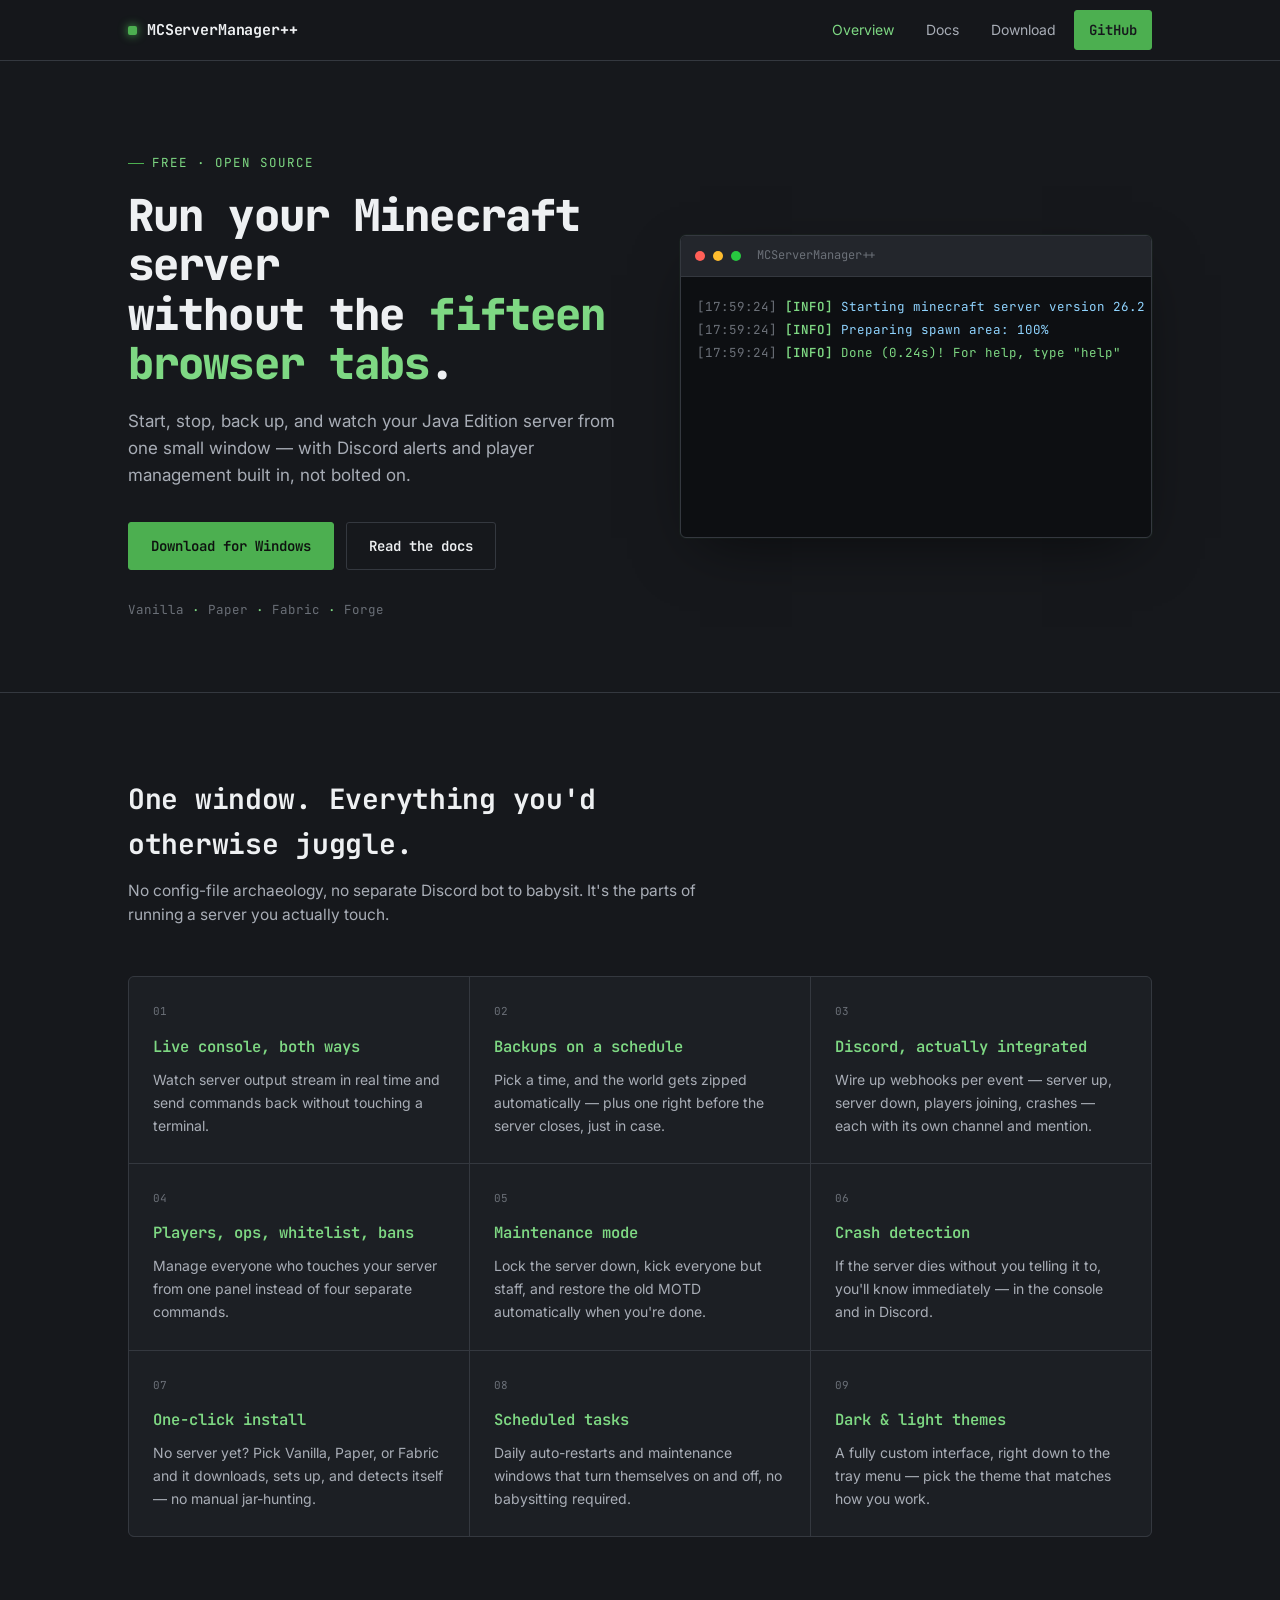
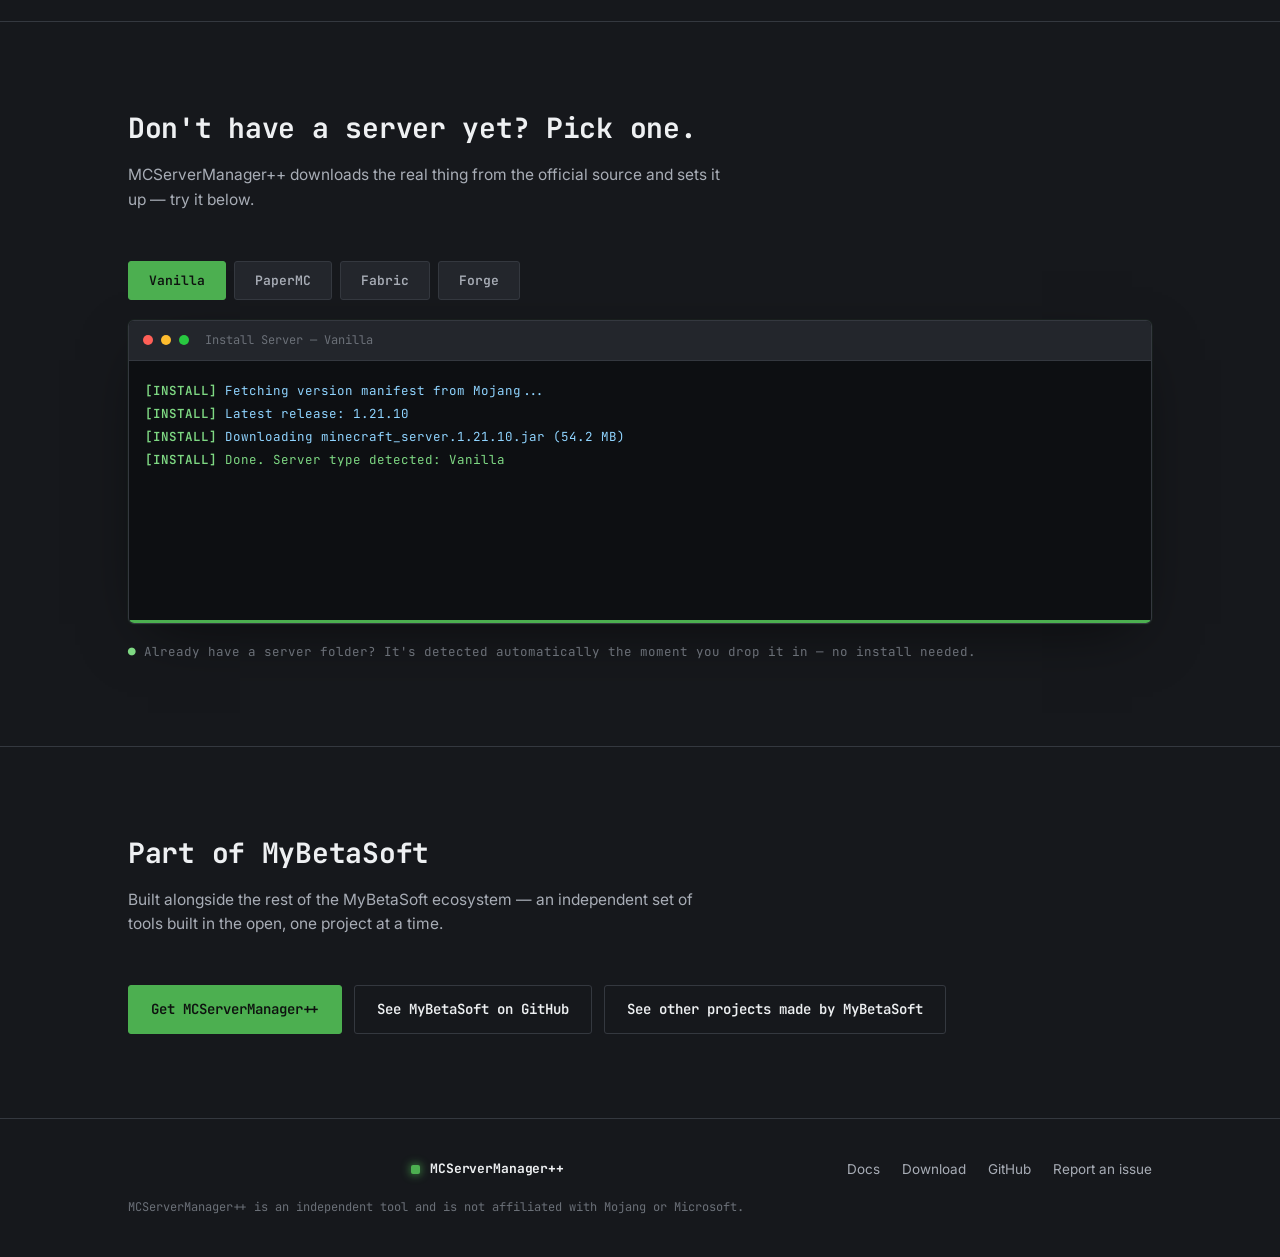
<file: docs/index.html>
<!DOCTYPE html>
<html lang="en">
<head>
<meta charset="UTF-8">
<meta name="viewport" content="width=device-width, initial-scale=1.0">
<title>MCServerManager++ — Minecraft server management, without the tab-switching</title>
<meta name="description" content="A desktop app for running your Minecraft Java server: start, stop, backups, Discord alerts, and player management in one window.">
<link rel="icon" href="assets/icon.png">
<link rel="stylesheet" href="assets/style.css">
</head>
<body>

<nav class="nav">
  <div class="nav-inner">
    <a href="index.html" class="brand"><span class="brand-dot"></span>MCServerManager++</a>
    <div class="nav-links">
      <a href="index.html" class="active">Overview</a>
      <a href="docs.html">Docs</a>
      <a href="download.html">Download</a>
      <a href="https://github.com/YvzSlmDrms54/MCServerManagerPP" class="nav-cta">GitHub</a>
    </div>
  </div>
</nav>

<header class="hero">
  <div class="wrap hero-grid">
    <div>
      <div class="eyebrow">Free &middot; Open source</div>
      <h1>Run your Minecraft server<br>without the<span class="plusplus"> fifteen browser tabs</span>.</h1>
      <p class="lead">Start, stop, back up, and watch your Java Edition server from one small window — with Discord alerts and player management built in, not bolted on.</p>
      <div class="hero-actions">
        <a href="download.html" class="btn btn-primary">Download for Windows</a>
        <a href="docs.html" class="btn btn-ghost">Read the docs</a>
      </div>
      <div class="meta-row">
        <div>Vanilla <span>&middot;</span> Paper <span>&middot;</span> Fabric <span>&middot;</span> Forge</div>
      </div>
    </div>

    <div class="console" id="console">
      <div class="console-bar">
        <span class="console-dot r"></span><span class="console-dot y"></span><span class="console-dot g"></span>
        <span class="console-title">MCServerManager++</span>
      </div>
      <div class="console-body" id="consoleBody"></div>
    </div>
  </div>
</header>

<section class="pad border-b">
  <div class="wrap">
    <div class="section-head">
      <h2>One window. Everything you'd otherwise juggle.</h2>
      <p>No config-file archaeology, no separate Discord bot to babysit. It's the parts of running a server you actually touch.</p>
    </div>

    <div class="grid-features">
      <div class="feature">
        <div class="num">01</div>
        <h3>Live console, both ways</h3>
        <p>Watch server output stream in real time and send commands back without touching a terminal.</p>
      </div>
      <div class="feature">
        <div class="num">02</div>
        <h3>Backups on a schedule</h3>
        <p>Pick a time, and the world gets zipped automatically — plus one right before the server closes, just in case.</p>
      </div>
      <div class="feature">
        <div class="num">03</div>
        <h3>Discord, actually integrated</h3>
        <p>Wire up webhooks per event — server up, server down, players joining, crashes — each with its own channel and mention.</p>
      </div>
      <div class="feature">
        <div class="num">04</div>
        <h3>Players, ops, whitelist, bans</h3>
        <p>Manage everyone who touches your server from one panel instead of four separate commands.</p>
      </div>
      <div class="feature">
        <div class="num">05</div>
        <h3>Maintenance mode</h3>
        <p>Lock the server down, kick everyone but staff, and restore the old MOTD automatically when you're done.</p>
      </div>
      <div class="feature">
        <div class="num">06</div>
        <h3>Crash detection</h3>
        <p>If the server dies without you telling it to, you'll know immediately — in the console and in Discord.</p>
      </div>
      <div class="feature">
        <div class="num">07</div>
        <h3>One-click install</h3>
        <p>No server yet? Pick Vanilla, Paper, or Fabric and it downloads, sets up, and detects itself — no manual jar-hunting.</p>
      </div>
      <div class="feature">
        <div class="num">08</div>
        <h3>Scheduled tasks</h3>
        <p>Daily auto-restarts and maintenance windows that turn themselves on and off, no babysitting required.</p>
      </div>
      <div class="feature">
        <div class="num">09</div>
        <h3>Dark &amp; light themes</h3>
        <p>A fully custom interface, right down to the tray menu — pick the theme that matches how you work.</p>
      </div>
    </div>
  </div>
</section>

<section class="pad border-b">
  <div class="wrap">
    <div class="section-head">
      <h2>Don't have a server yet? Pick one.</h2>
      <p>MCServerManager++ downloads the real thing from the official source and sets it up — try it below.</p>
    </div>

    <div class="installer-tabs" role="tablist">
      <button class="installer-tab active" data-platform="vanilla">Vanilla</button>
      <button class="installer-tab" data-platform="paper">PaperMC</button>
      <button class="installer-tab" data-platform="fabric">Fabric</button>
      <button class="installer-tab" data-platform="forge">Forge</button>
    </div>

    <div class="console" id="installerConsole">
      <div class="console-bar">
        <span class="console-dot r"></span><span class="console-dot y"></span><span class="console-dot g"></span>
        <span class="console-title" id="installerTitle">Install Server — Vanilla</span>
      </div>
      <div class="console-body" id="installerBody"></div>
      <div class="installer-progress"><div class="installer-progress-bar" id="installerProgress"></div></div>
    </div>

    <div class="installer-note"><span class="green">●</span> Already have a server folder? It's detected automatically the moment you drop it in — no install needed.</div>
  </div>
</section>

<section class="pad">
  <div class="wrap">
    <div class="section-head">
      <h2>Part of MyBetaSoft</h2>
      <p>Built alongside the rest of the MyBetaSoft ecosystem — an independent set of tools built in the open, one project at a time.</p>
    </div>
    <div class="hero-actions">
      <a href="download.html" class="btn btn-primary">Get MCServerManager++</a>
      <a href="https://github.com/MyBetaSoft" class="btn btn-ghost">See MyBetaSoft on GitHub</a>
      <a href="https://github.com/MyBetaSoft" class="btn btn-ghost">See other projects made by MyBetaSoft<a>
    </div>
  </div>
</section>

<footer>
  <div class="wrap">
    <div class="footer-inner">
      <a href="index.html" class="brand"><span class="brand-dot"></span>MCServerManager++</a>
      <div class="footer-links">
        <a href="docs.html">Docs</a>
        <a href="download.html">Download</a>
        <a href="https://github.com/YvzSlmDrms54/MCServerManagerPP">GitHub</a>
        <a href="https://github.com/YvzSlmDrms54/MCServerManagerPP/issues">Report an issue</a>
      </div>
    </div>
    <div class="footer-note">MCServerManager++ is an independent tool and is not affiliated with Mojang or Microsoft.</div>
  </div>
</footer>

<script>
const lines = [
  { t: '17:59:24', tag: 'INFO', cls: 'info', text: 'Starting minecraft server version 26.2' },
  { t: '17:59:24', tag: 'INFO', cls: 'info', text: 'Preparing spawn area: 100%' },
  { t: '17:59:24', tag: 'INFO', cls: 'ok',   text: 'Done (0.24s)! For help, type "help"' },
  { t: '18:00:03', tag: 'BACKUP', cls: 'ok', text: 'Automatic backup completed.' },
  { t: '18:02:41', tag: 'INFO', cls: 'info', text: 'YvzSlmDrms joined the server.' },
  { t: '18:58:09', tag: 'INFO', cls: 'info', text: 'YvzSlmDrms left the server.' },
  { t: '19:01:00', tag: 'MAINT', cls: 'warn', text: 'Maintenance mode enabled.' },
];

const body = document.getElementById('consoleBody');
let i = 0;

function typeLine() {
  if (i >= lines.length) {
    const cursor = document.createElement('div');
    cursor.className = 'console-line';
    cursor.style.animationDelay = '0s';
    cursor.innerHTML = '<span class="console-cursor"></span>';
    body.appendChild(cursor);
    return;
  }
  const l = lines[i];
  const row = document.createElement('div');
  row.className = 'console-line';
  row.innerHTML = `<span class="t">[${l.t}]</span> <span class="tag">[${l.tag}]</span> <span class="${l.cls}">${l.text}</span>`;
  body.appendChild(row);
  i++;
  setTimeout(typeLine, i === 1 ? 400 : 550);
}

if (!window.matchMedia('(prefers-reduced-motion: reduce)').matches) {
  typeLine();
} else {
  lines.forEach(l => {
    const row = document.createElement('div');
    row.className = 'console-line';
    row.innerHTML = `<span class="t">[${l.t}]</span> <span class="tag">[${l.tag}]</span> <span class="${l.cls}">${l.text}</span>`;
    body.appendChild(row);
  });
}

/* ---------------- Interactive installer demo ---------------- */

const installLogs = {
  vanilla: [
    { tag: 'INSTALL', cls: 'info', text: 'Fetching version manifest from Mojang...' },
    { tag: 'INSTALL', cls: 'info', text: 'Latest release: 1.21.10' },
    { tag: 'INSTALL', cls: 'info', text: 'Downloading minecraft_server.1.21.10.jar (54.2 MB)' },
    { tag: 'INSTALL', cls: 'ok',   text: 'Done. Server type detected: Vanilla' },
  ],
  paper: [
    { tag: 'INSTALL', cls: 'info', text: 'Querying PaperMC Fill API...' },
    { tag: 'INSTALL', cls: 'info', text: 'Latest build: 1.21.10 #48 (STABLE)' },
    { tag: 'INSTALL', cls: 'info', text: 'Downloading paper-1.21.10-48.jar' },
    { tag: 'INSTALL', cls: 'ok',   text: 'Done. Server type detected: PaperMC' },
  ],
  fabric: [
    { tag: 'INSTALL', cls: 'info', text: 'Resolving Fabric loader + installer versions...' },
    { tag: 'INSTALL', cls: 'info', text: 'Loader 0.16.10 · Installer 1.0.1' },
    { tag: 'INSTALL', cls: 'info', text: 'Building server launcher jar...' },
    { tag: 'INSTALL', cls: 'ok',   text: 'Done. Server type detected: Fabric' },
  ],
  forge: [
    { tag: 'INSTALL', cls: 'info', text: 'Fetching Forge installer for 1.21.10...' },
    { tag: 'INSTALL', cls: 'info', text: 'Downloading forge-1.21.10-installer.jar' },
    { tag: 'INSTALL', cls: 'warn', text: 'Running installer with -installServer...' },
    { tag: 'INSTALL', cls: 'ok',   text: 'Done. Server type detected: Forge' },
  ],
};

const installerBody = document.getElementById('installerBody');
const installerTitle = document.getElementById('installerTitle');
const installerProgress = document.getElementById('installerProgress');
const installerTabs = document.querySelectorAll('.installer-tab');
const reduceMotion = window.matchMedia('(prefers-reduced-motion: reduce)').matches;
let installerRunId = 0;

function runInstaller(platform) {
  const runId = ++installerRunId;
  const logLines = installLogs[platform];
  const labels = { vanilla: 'Vanilla', paper: 'PaperMC', fabric: 'Fabric', forge: 'Forge' };

  installerTitle.textContent = `Install Server — ${labels[platform]}`;
  installerBody.innerHTML = '';
  installerProgress.style.width = '0%';

  if (reduceMotion) {
    logLines.forEach(l => appendInstallerLine(l));
    installerProgress.style.width = '100%';
    return;
  }

  let i = 0;
  function step() {
    if (runId !== installerRunId) return;
    if (i >= logLines.length) {
      const cursor = document.createElement('div');
      cursor.className = 'console-line';
      cursor.style.animationDelay = '0s';
      cursor.innerHTML = '<span class="console-cursor"></span>';
      installerBody.appendChild(cursor);
      return;
    }
    appendInstallerLine(logLines[i]);
    i++;
    installerProgress.style.width = `${Math.round((i / logLines.length) * 100)}%`;
    setTimeout(step, i === 1 ? 350 : 480);
  }
  step();
}

function appendInstallerLine(l) {
  const row = document.createElement('div');
  row.className = 'console-line';
  row.innerHTML = `<span class="tag">[${l.tag}]</span> <span class="${l.cls}">${l.text}</span>`;
  installerBody.appendChild(row);
}

installerTabs.forEach(tab => {
  tab.addEventListener('click', () => {
    installerTabs.forEach(t => t.classList.remove('active'));
    tab.classList.add('active');
    runInstaller(tab.dataset.platform);
  });
});

runInstaller('vanilla');
</script>

</body>
</html>
</file>
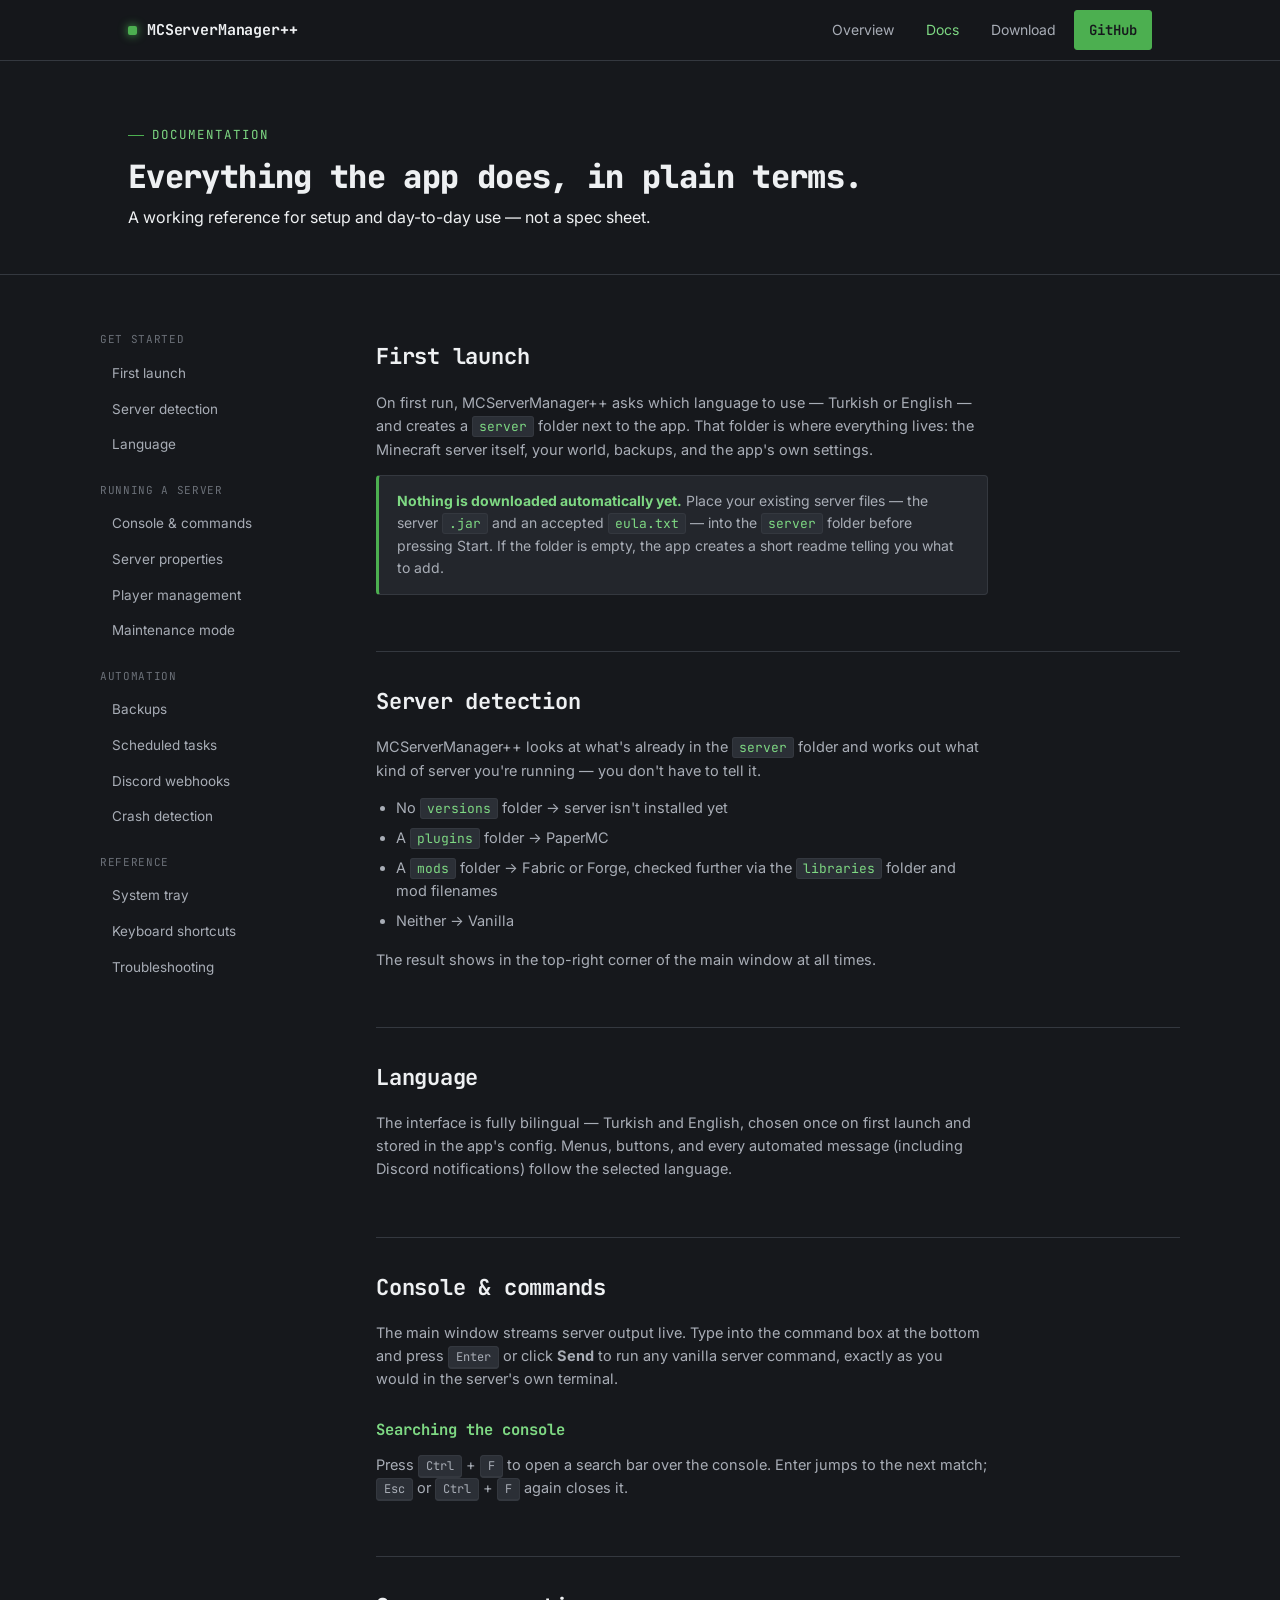
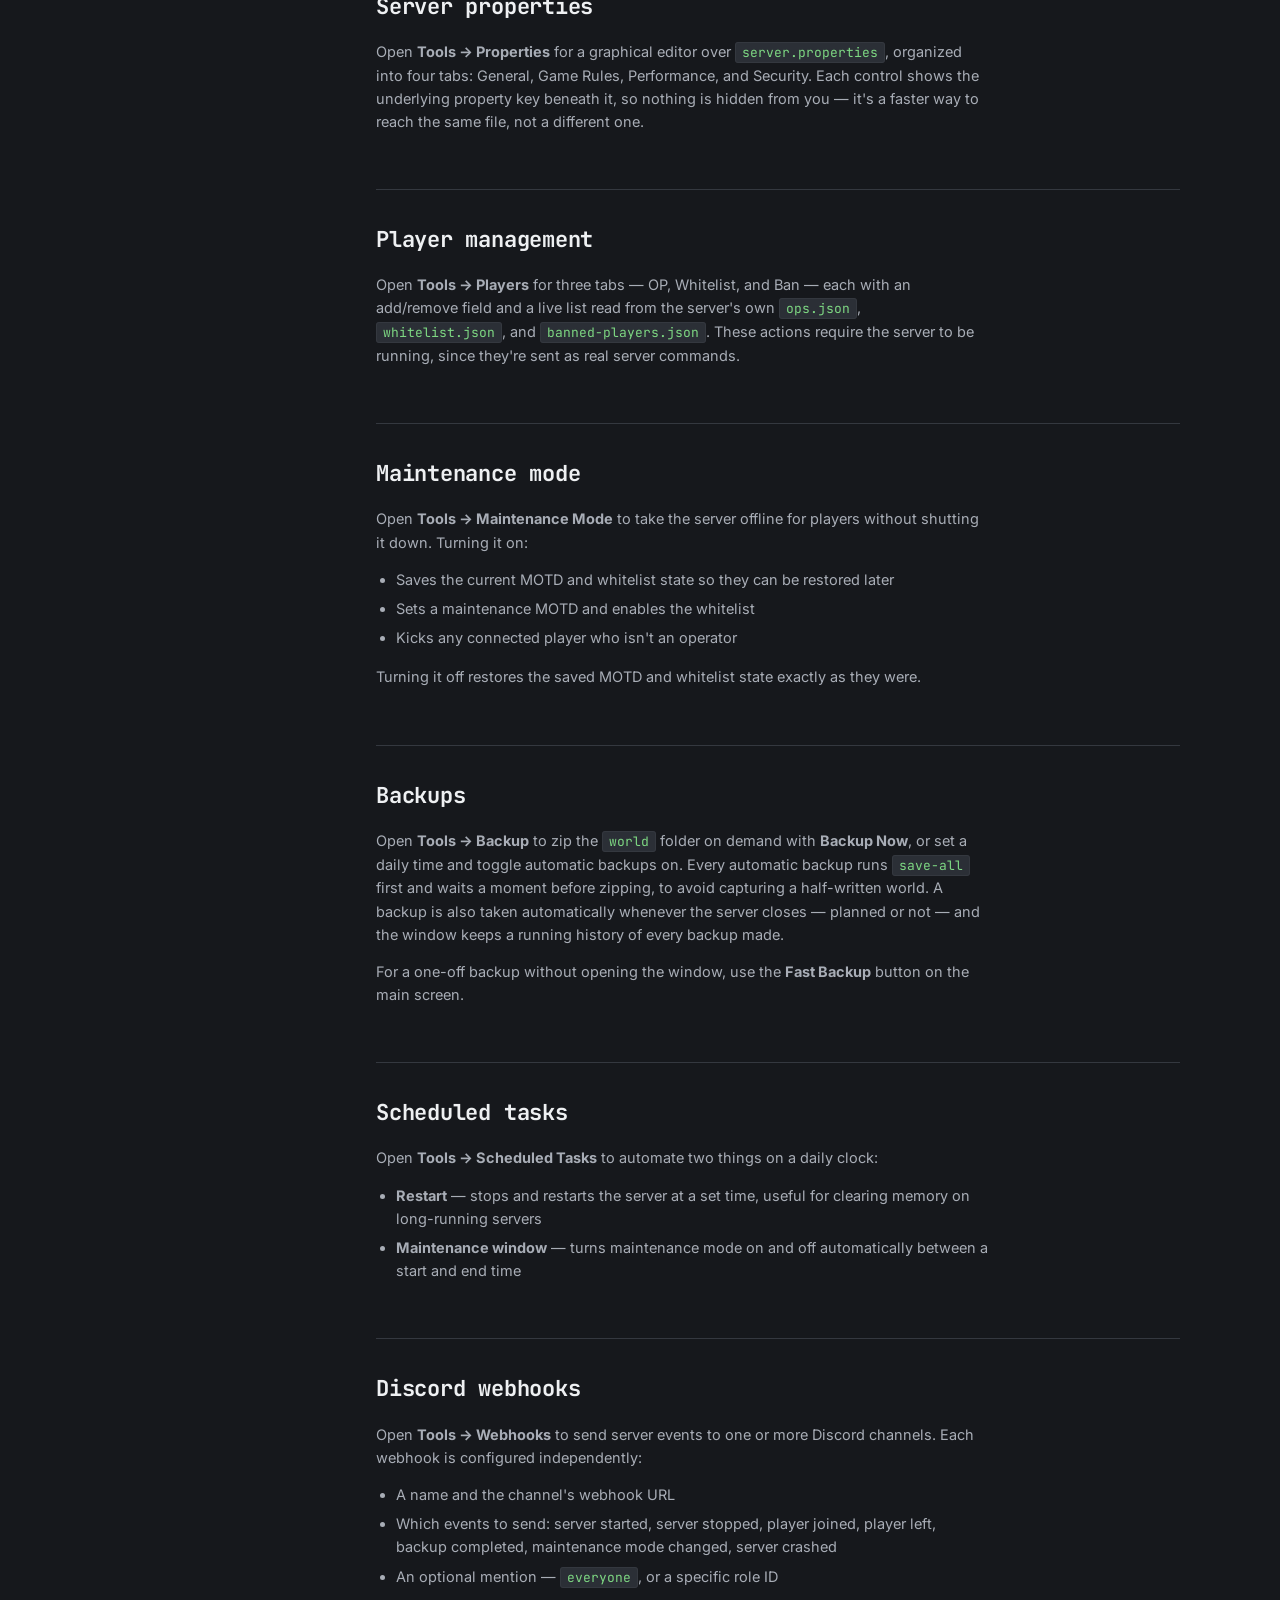
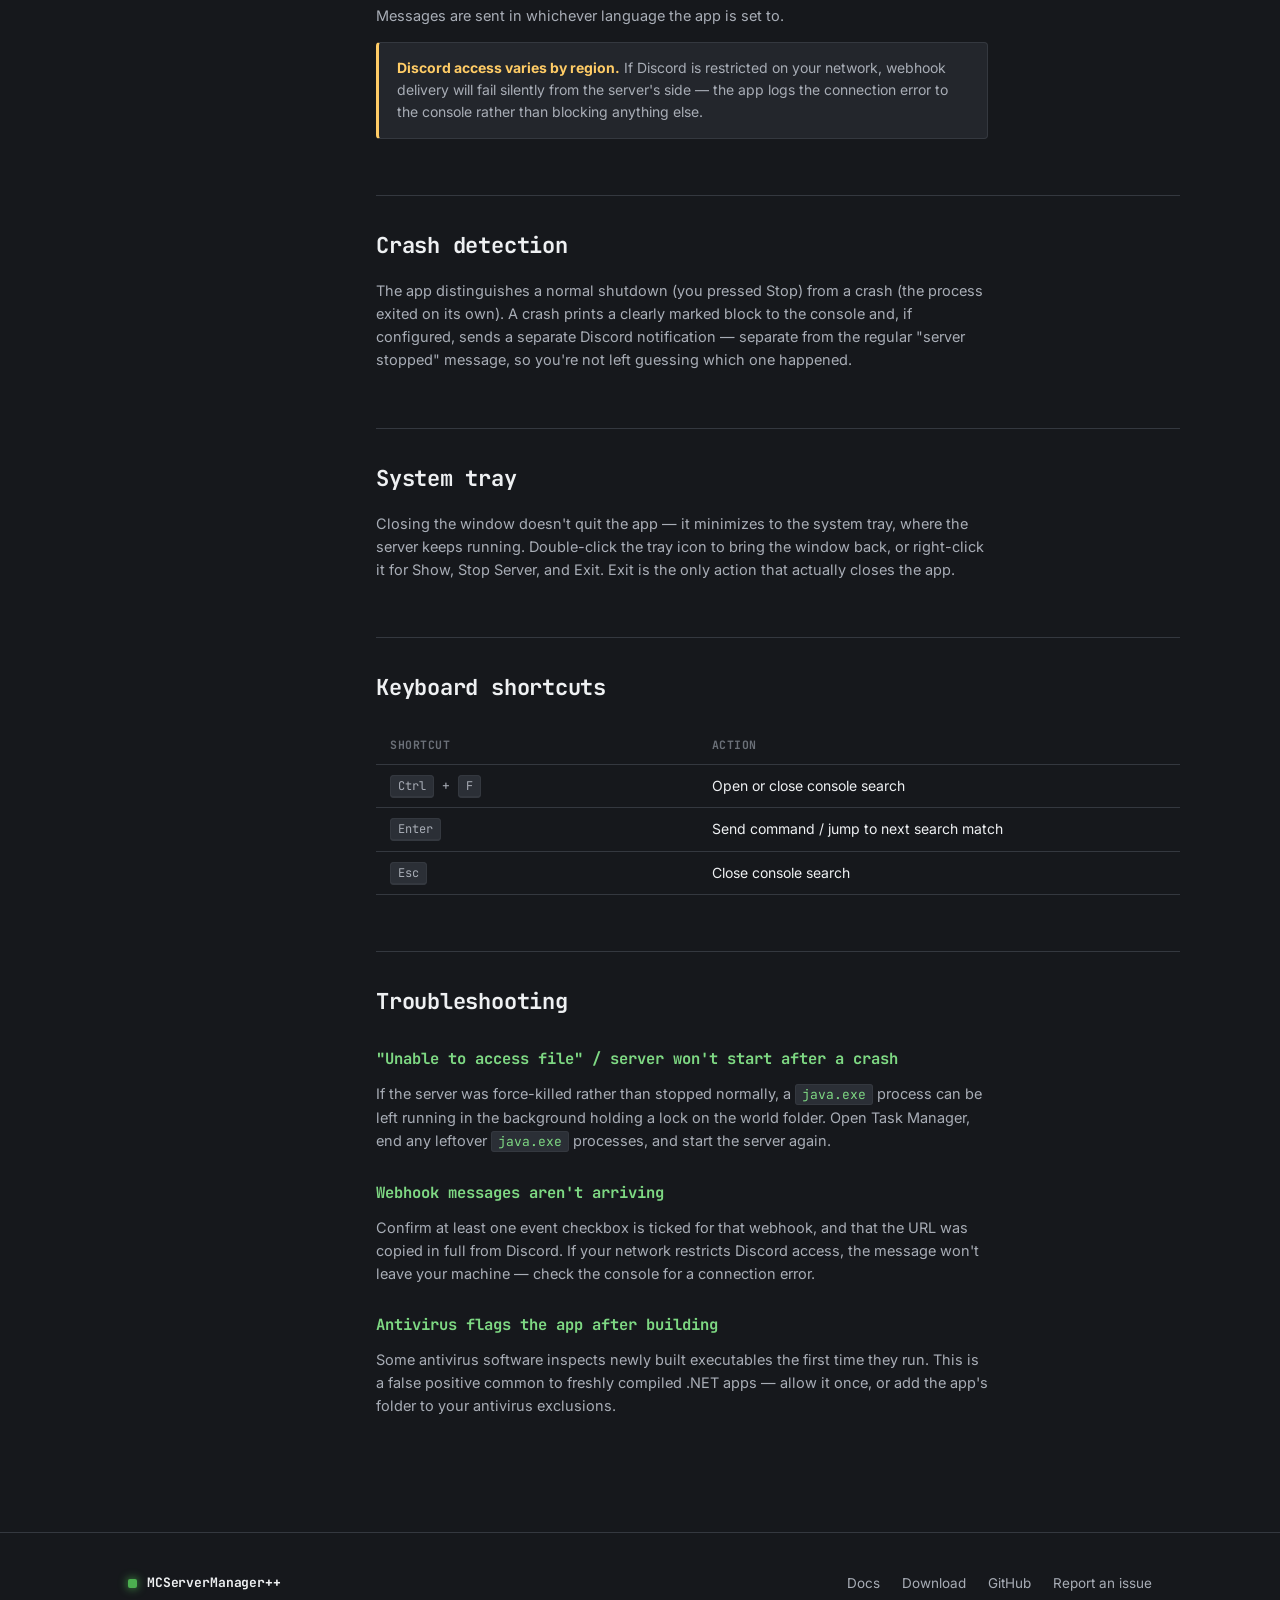
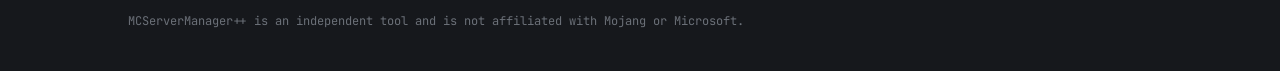
<file: docs/docs.html>
<!DOCTYPE html>
<html lang="en">
<head>
<meta charset="UTF-8">
<meta name="viewport" content="width=device-width, initial-scale=1.0">
<title>Docs — MCServerManager++</title>
<meta name="description" content="Documentation for MCServerManager++: setup, features, and troubleshooting.">
<link rel="icon" href="assets/icon.png">
<link rel="stylesheet" href="assets/style.css">
</head>
<body>

<nav class="nav">
  <div class="nav-inner">
    <a href="index.html" class="brand"><span class="brand-dot"></span>MCServerManager++</a>
    <div class="nav-links">
      <a href="index.html">Overview</a>
      <a href="docs.html" class="active">Docs</a>
      <a href="download.html">Download</a>
      <a href="https://github.com/YvzSlmDrms54/MCServerManagerPP" class="nav-cta">GitHub</a>
    </div>
  </div>
</nav>

<header class="page-head">
  <div class="wrap">
    <div class="eyebrow">Documentation</div>
    <h1>Everything the app does, in plain terms.</h1>
    <p class="lead">A working reference for setup and day-to-day use — not a spec sheet.</p>
  </div>
</header>

<div class="wrap docs-layout">
  <nav class="docs-nav">
    <div class="docs-nav-group">Get started</div>
    <a href="#setup">First launch</a>
    <a href="#server-detection">Server detection</a>
    <a href="#language">Language</a>

    <div class="docs-nav-group">Running a server</div>
    <a href="#console">Console &amp; commands</a>
    <a href="#properties">Server properties</a>
    <a href="#players">Player management</a>
    <a href="#maintenance">Maintenance mode</a>

    <div class="docs-nav-group">Automation</div>
    <a href="#backups">Backups</a>
    <a href="#scheduled">Scheduled tasks</a>
    <a href="#webhooks">Discord webhooks</a>
    <a href="#crash">Crash detection</a>

    <div class="docs-nav-group">Reference</div>
    <a href="#tray">System tray</a>
    <a href="#shortcuts">Keyboard shortcuts</a>
    <a href="#troubleshooting">Troubleshooting</a>
  </nav>

  <div class="docs-content">

    <h2 id="setup">First launch</h2>
    <p>On first run, MCServerManager++ asks which language to use — Turkish or English — and creates a <code>server</code> folder next to the app. That folder is where everything lives: the Minecraft server itself, your world, backups, and the app's own settings.</p>
    <div class="callout"><strong>Nothing is downloaded automatically yet.</strong> Place your existing server files — the server <code>.jar</code> and an accepted <code>eula.txt</code> — into the <code>server</code> folder before pressing Start. If the folder is empty, the app creates a short readme telling you what to add.</div>

    <h2 id="server-detection">Server detection</h2>
    <p>MCServerManager++ looks at what's already in the <code>server</code> folder and works out what kind of server you're running — you don't have to tell it.</p>
    <ul>
      <li>No <code>versions</code> folder → server isn't installed yet</li>
      <li>A <code>plugins</code> folder → PaperMC</li>
      <li>A <code>mods</code> folder → Fabric or Forge, checked further via the <code>libraries</code> folder and mod filenames</li>
      <li>Neither → Vanilla</li>
    </ul>
    <p>The result shows in the top-right corner of the main window at all times.</p>

    <h2 id="language">Language</h2>
    <p>The interface is fully bilingual — Turkish and English, chosen once on first launch and stored in the app's config. Menus, buttons, and every automated message (including Discord notifications) follow the selected language.</p>

    <h2 id="console">Console &amp; commands</h2>
    <p>The main window streams server output live. Type into the command box at the bottom and press <span class="kbd">Enter</span> or click <strong>Send</strong> to run any vanilla server command, exactly as you would in the server's own terminal.</p>
    <h3>Searching the console</h3>
    <p>Press <span class="kbd">Ctrl</span> + <span class="kbd">F</span> to open a search bar over the console. Enter jumps to the next match; <span class="kbd">Esc</span> or <span class="kbd">Ctrl</span> + <span class="kbd">F</span> again closes it.</p>

    <h2 id="properties">Server properties</h2>
    <p>Open <strong>Tools → Properties</strong> for a graphical editor over <code>server.properties</code>, organized into four tabs: General, Game Rules, Performance, and Security. Each control shows the underlying property key beneath it, so nothing is hidden from you — it's a faster way to reach the same file, not a different one.</p>

    <h2 id="players">Player management</h2>
    <p>Open <strong>Tools → Players</strong> for three tabs — OP, Whitelist, and Ban — each with an add/remove field and a live list read from the server's own <code>ops.json</code>, <code>whitelist.json</code>, and <code>banned-players.json</code>. These actions require the server to be running, since they're sent as real server commands.</p>

    <h2 id="maintenance">Maintenance mode</h2>
    <p>Open <strong>Tools → Maintenance Mode</strong> to take the server offline for players without shutting it down. Turning it on:</p>
    <ul>
      <li>Saves the current MOTD and whitelist state so they can be restored later</li>
      <li>Sets a maintenance MOTD and enables the whitelist</li>
      <li>Kicks any connected player who isn't an operator</li>
    </ul>
    <p>Turning it off restores the saved MOTD and whitelist state exactly as they were.</p>

    <h2 id="backups">Backups</h2>
    <p>Open <strong>Tools → Backup</strong> to zip the <code>world</code> folder on demand with <strong>Backup Now</strong>, or set a daily time and toggle automatic backups on. Every automatic backup runs <code>save-all</code> first and waits a moment before zipping, to avoid capturing a half-written world. A backup is also taken automatically whenever the server closes — planned or not — and the window keeps a running history of every backup made.</p>
    <p>For a one-off backup without opening the window, use the <strong>Fast Backup</strong> button on the main screen.</p>

    <h2 id="scheduled">Scheduled tasks</h2>
    <p>Open <strong>Tools → Scheduled Tasks</strong> to automate two things on a daily clock:</p>
    <ul>
      <li><strong>Restart</strong> — stops and restarts the server at a set time, useful for clearing memory on long-running servers</li>
      <li><strong>Maintenance window</strong> — turns maintenance mode on and off automatically between a start and end time</li>
    </ul>

    <h2 id="webhooks">Discord webhooks</h2>
    <p>Open <strong>Tools → Webhooks</strong> to send server events to one or more Discord channels. Each webhook is configured independently:</p>
    <ul>
      <li>A name and the channel's webhook URL</li>
      <li>Which events to send: server started, server stopped, player joined, player left, backup completed, maintenance mode changed, server crashed</li>
      <li>An optional mention — <code>everyone</code>, or a specific role ID</li>
    </ul>
    <p>Messages are sent in whichever language the app is set to.</p>
    <div class="callout warn"><strong>Discord access varies by region.</strong> If Discord is restricted on your network, webhook delivery will fail silently from the server's side — the app logs the connection error to the console rather than blocking anything else.</div>

    <h2 id="crash">Crash detection</h2>
    <p>The app distinguishes a normal shutdown (you pressed Stop) from a crash (the process exited on its own). A crash prints a clearly marked block to the console and, if configured, sends a separate Discord notification — separate from the regular "server stopped" message, so you're not left guessing which one happened.</p>

    <h2 id="tray">System tray</h2>
    <p>Closing the window doesn't quit the app — it minimizes to the system tray, where the server keeps running. Double-click the tray icon to bring the window back, or right-click it for Show, Stop Server, and Exit. Exit is the only action that actually closes the app.</p>

    <h2 id="shortcuts">Keyboard shortcuts</h2>
    <table class="req-table">
      <tr><th>Shortcut</th><th>Action</th></tr>
      <tr><td><span class="kbd">Ctrl</span> + <span class="kbd">F</span></td><td>Open or close console search</td></tr>
      <tr><td><span class="kbd">Enter</span></td><td>Send command / jump to next search match</td></tr>
      <tr><td><span class="kbd">Esc</span></td><td>Close console search</td></tr>
    </table>

    <h2 id="troubleshooting">Troubleshooting</h2>
    <h3>"Unable to access file" / server won't start after a crash</h3>
    <p>If the server was force-killed rather than stopped normally, a <code>java.exe</code> process can be left running in the background holding a lock on the world folder. Open Task Manager, end any leftover <code>java.exe</code> processes, and start the server again.</p>
    <h3>Webhook messages aren't arriving</h3>
    <p>Confirm at least one event checkbox is ticked for that webhook, and that the URL was copied in full from Discord. If your network restricts Discord access, the message won't leave your machine — check the console for a connection error.</p>
    <h3>Antivirus flags the app after building</h3>
    <p>Some antivirus software inspects newly built executables the first time they run. This is a false positive common to freshly compiled .NET apps — allow it once, or add the app's folder to your antivirus exclusions.</p>

  </div>
</div>

<footer>
  <div class="wrap">
    <div class="footer-inner">
      <a href="index.html" class="brand"><span class="brand-dot"></span>MCServerManager++</a>
      <div class="footer-links">
        <a href="docs.html">Docs</a>
        <a href="download.html">Download</a>
        <a href="https://github.com/YvzSlmDrms54/MCServerManagerPP">GitHub</a>
        <a href="https://github.com/YvzSlmDrms54/MCServerManagerPP/issues">Report an issue</a>
      </div>
    </div>
    <div class="footer-note">MCServerManager++ is an independent tool and is not affiliated with Mojang or Microsoft.</div>
  </div>
</footer>

</body>
</html>
</file>
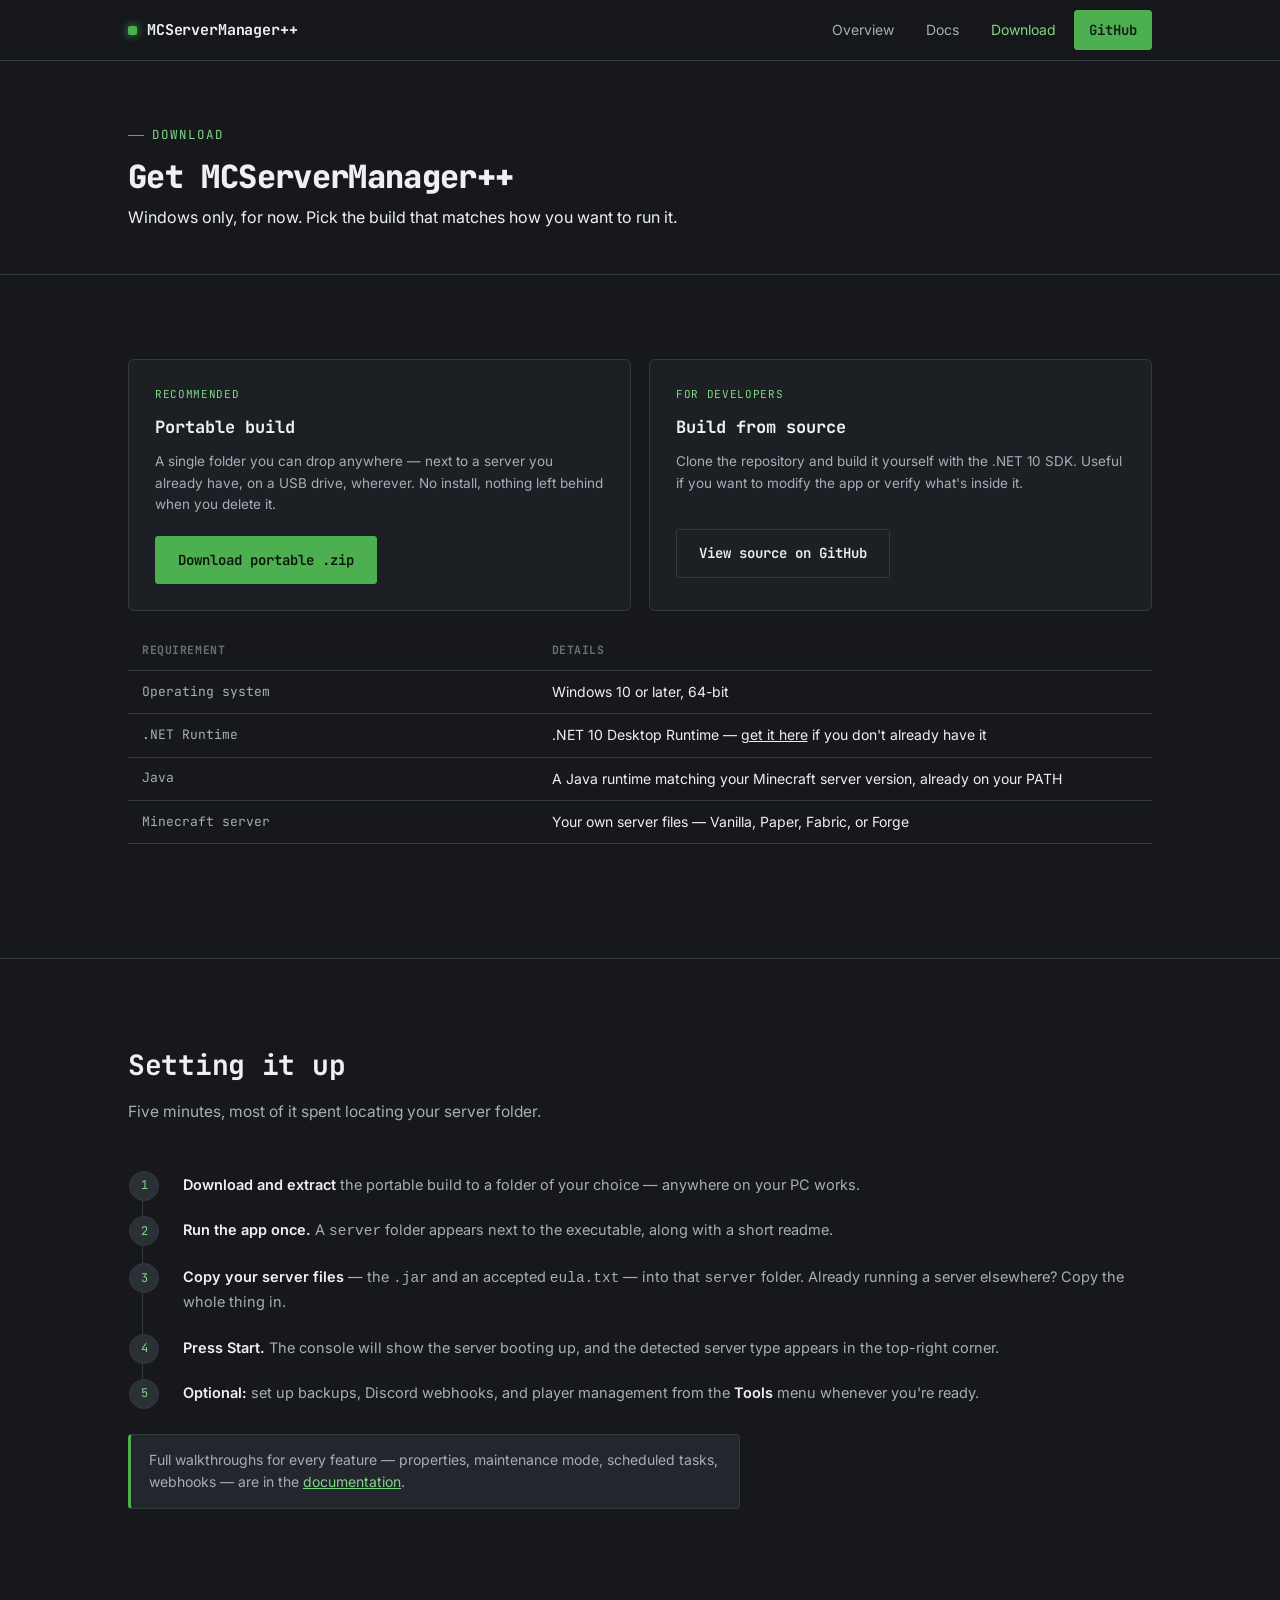
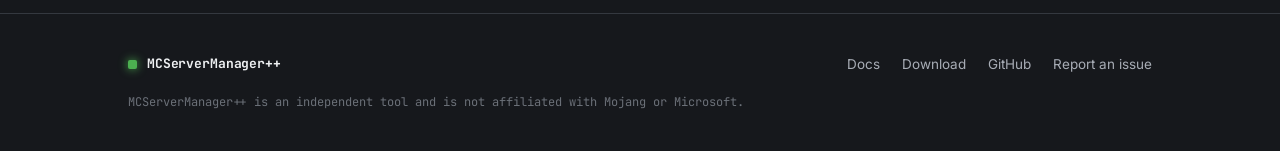
<file: docs/download.html>
<!DOCTYPE html>
<html lang="en">
<head>
<meta charset="UTF-8">
<meta name="viewport" content="width=device-width, initial-scale=1.0">
<title>Download — MCServerManager++</title>
<meta name="description" content="Download MCServerManager++ for Windows.">
<link rel="icon" href="assets/icon.png">
<link rel="stylesheet" href="assets/style.css">
</head>
<body>

<nav class="nav">
  <div class="nav-inner">
    <a href="index.html" class="brand"><span class="brand-dot"></span>MCServerManager++</a>
    <div class="nav-links">
      <a href="index.html">Overview</a>
      <a href="docs.html">Docs</a>
      <a href="download.html" class="active">Download</a>
      <a href="https://github.com/YvzSlmDrms54/MCServerManagerPP" class="nav-cta">GitHub</a>
    </div>
  </div>
</nav>

<header class="page-head">
  <div class="wrap">
    <div class="eyebrow">Download</div>
    <h1>Get MCServerManager++</h1>
    <p class="lead">Windows only, for now. Pick the build that matches how you want to run it.</p>
  </div>
</header>

<section class="pad border-b">
  <div class="wrap">

    <div class="download-grid">
      <div class="dl-card">
        <span class="tag">Recommended</span>
        <h3>Portable build</h3>
        <p>A single folder you can drop anywhere — next to a server you already have, on a USB drive, wherever. No install, nothing left behind when you delete it.</p>
        <a href="https://github.com/YvzSlmDrms54/MCServerManagerPP/releases/latest" class="btn btn-primary">Download portable .zip</a>
      </div>
      <div class="dl-card">
        <span class="tag">For developers</span>
        <h3>Build from source</h3>
        <p>Clone the repository and build it yourself with the .NET 10 SDK. Useful if you want to modify the app or verify what's inside it.</p>
        <a href="https://github.com/YvzSlmDrms54/MCServerManagerPP" class="btn btn-ghost">View source on GitHub</a>
      </div>
    </div>

    <table class="req-table">
      <tr><th>Requirement</th><th>Details</th></tr>
      <tr><td>Operating system</td><td>Windows 10 or later, 64-bit</td></tr>
      <tr><td>.NET Runtime</td><td>.NET 10 Desktop Runtime — <a href="https://dotnet.microsoft.com/download/dotnet/10.0">get it here</a> if you don't already have it</td></tr>
      <tr><td>Java</td><td>A Java runtime matching your Minecraft server version, already on your PATH</td></tr>
      <tr><td>Minecraft server</td><td>Your own server files — Vanilla, Paper, Fabric, or Forge</td></tr>
    </table>

  </div>
</section>

<section class="pad">
  <div class="wrap">
    <div class="section-head">
      <h2>Setting it up</h2>
      <p>Five minutes, most of it spent locating your server folder.</p>
    </div>

    <ol class="step-list">
      <li><strong>Download and extract</strong> the portable build to a folder of your choice — anywhere on your PC works.</li>
      <li><strong>Run the app once.</strong> A <code>server</code> folder appears next to the executable, along with a short readme.</li>
      <li><strong>Copy your server files</strong> — the <code>.jar</code> and an accepted <code>eula.txt</code> — into that <code>server</code> folder. Already running a server elsewhere? Copy the whole thing in.</li>
      <li><strong>Press Start.</strong> The console will show the server booting up, and the detected server type appears in the top-right corner.</li>
      <li><strong>Optional:</strong> set up backups, Discord webhooks, and player management from the <strong>Tools</strong> menu whenever you're ready.</li>
    </ol>

    <div class="callout">Full walkthroughs for every feature — properties, maintenance mode, scheduled tasks, webhooks — are in the <a href="docs.html" style="color: var(--green-bright); text-decoration: underline;">documentation</a>.</div>
  </div>
</section>

<footer>
  <div class="wrap">
    <div class="footer-inner">
      <a href="index.html" class="brand"><span class="brand-dot"></span>MCServerManager++</a>
      <div class="footer-links">
        <a href="docs.html">Docs</a>
        <a href="download.html">Download</a>
        <a href="https://github.com/YvzSlmDrms54/MCServerManagerPP">GitHub</a>
        <a href="https://github.com/YvzSlmDrms54/MCServerManagerPP/issues">Report an issue</a>
      </div>
    </div>
    <div class="footer-note">MCServerManager++ is an independent tool and is not affiliated with Mojang or Microsoft.</div>
  </div>
</footer>

</body>
</html>
</file>
<file: docs/assets/style.css>
@import url('https://fonts.googleapis.com/css2?family=JetBrains+Mono:wght@400;500;600;700;800&family=Inter:wght@400;500;600;700&display=swap');

:root {
  --bg: #16181c;
  --bg-alt: #1c1f24;
  --surface: #23262c;
  --surface-2: #2b2f36;
  --border: #34383f;
  --green: #4caf50;
  --green-bright: #7ed883;
  --green-dim: #2e5a30;
  --text: #eef0f2;
  --text-dim: #a8adb6;
  --text-faint: #6b7078;
  --mono: 'JetBrains Mono', ui-monospace, monospace;
  --sans: 'Inter', system-ui, sans-serif;
  --radius: 3px;
}

* { box-sizing: border-box; }

html { scroll-behavior: smooth; }

body {
  margin: 0;
  background: var(--bg);
  color: var(--text);
  font-family: var(--sans);
  font-size: 16px;
  line-height: 1.6;
  -webkit-font-smoothing: antialiased;
}

a { color: inherit; }

img { max-width: 100%; display: block; }

.wrap {
  max-width: 1080px;
  margin: 0 auto;
  padding: 0 28px;
}

/* ---------- Nav ---------- */

.nav {
  border-bottom: 1px solid var(--border);
  background: rgba(22, 24, 28, 0.9);
  backdrop-filter: blur(8px);
  position: sticky;
  top: 0;
  z-index: 50;
}

.nav-inner {
  max-width: 1080px;
  margin: 0 auto;
  padding: 0 28px;
  height: 60px;
  display: flex;
  align-items: center;
  justify-content: space-between;
}

.brand {
  display: flex;
  align-items: center;
  gap: 10px;
  font-family: var(--mono);
  font-weight: 700;
  font-size: 15px;
  text-decoration: none;
  color: var(--text);
  letter-spacing: -0.01em;
}

.brand-dot {
  width: 9px;
  height: 9px;
  border-radius: 2px;
  background: var(--green);
  box-shadow: 0 0 10px var(--green);
  flex-shrink: 0;
}

.nav-links {
  display: flex;
  gap: 4px;
  align-items: center;
}

.nav-links a {
  text-decoration: none;
  color: var(--text-dim);
  font-size: 14px;
  padding: 8px 14px;
  border-radius: var(--radius);
  transition: color 0.15s, background 0.15s;
}

.nav-links a:hover { color: var(--text); background: var(--surface); }
.nav-links a.active { color: var(--green-bright); }

.nav-cta {
  font-family: var(--mono);
  font-weight: 600 !important;
  color: var(--bg) !important;
  background: var(--green);
  border: 1px solid var(--green) !important;
}
.nav-cta:hover { background: var(--green-bright) !important; }

/* ---------- Buttons ---------- */

.btn {
  display: inline-flex;
  align-items: center;
  gap: 8px;
  padding: 12px 22px;
  border-radius: var(--radius);
  text-decoration: none;
  font-family: var(--mono);
  font-weight: 600;
  font-size: 14px;
  border: 1px solid var(--border);
  transition: transform 0.12s, border-color 0.15s, background 0.15s;
  cursor: pointer;
}

.btn:hover { transform: translateY(-1px); }

.btn-primary {
  background: var(--green);
  color: #0e120f;
  border-color: var(--green);
}
.btn-primary:hover { background: var(--green-bright); border-color: var(--green-bright); }

.btn-ghost {
  background: transparent;
  color: var(--text);
}
.btn-ghost:hover { border-color: var(--text-dim); }

/* ---------- Hero ---------- */

.hero {
  padding: 92px 0 72px;
  border-bottom: 1px solid var(--border);
}

.hero-grid {
  display: grid;
  grid-template-columns: 1.05fr 1fr;
  gap: 56px;
  align-items: center;
}

.eyebrow {
  font-family: var(--mono);
  font-size: 12.5px;
  color: var(--green-bright);
  letter-spacing: 0.08em;
  text-transform: uppercase;
  display: flex;
  align-items: center;
  gap: 8px;
  margin-bottom: 18px;
}

.eyebrow::before {
  content: '';
  width: 16px;
  height: 1px;
  background: var(--green);
}

h1 {
  font-family: var(--mono);
  font-size: 44px;
  line-height: 1.12;
  font-weight: 800;
  letter-spacing: -0.02em;
  margin: 0 0 20px;
}

h1 .plusplus { color: var(--green-bright); }

.hero p.lead {
  font-size: 17px;
  color: var(--text-dim);
  max-width: 46ch;
  margin: 0 0 32px;
}

.hero-actions {
  display: flex;
  gap: 12px;
  flex-wrap: wrap;
}

.meta-row {
  display: flex;
  gap: 22px;
  margin-top: 30px;
  font-family: var(--mono);
  font-size: 12.5px;
  color: var(--text-faint);
}

.meta-row span { color: var(--green-bright); }

/* ---------- Fake console ---------- */

.console {
  background: #0d0f12;
  border: 1px solid var(--border);
  border-radius: 6px;
  overflow: hidden;
  box-shadow: 0 20px 60px -20px rgba(0,0,0,0.6), 0 0 0 1px rgba(76,175,80,0.05);
}

.console-bar {
  display: flex;
  align-items: center;
  gap: 8px;
  padding: 10px 14px;
  background: var(--surface);
  border-bottom: 1px solid var(--border);
}

.console-dot { width: 10px; height: 10px; border-radius: 50%; }
.console-dot.r { background: #ff5f57; }
.console-dot.y { background: #febc2e; }
.console-dot.g { background: #28c840; }

.console-title {
  font-family: var(--mono);
  font-size: 12px;
  color: var(--text-faint);
  margin-left: 8px;
}

.console-body {
  padding: 18px 16px;
  font-family: var(--mono);
  font-size: 12.5px;
  line-height: 1.85;
  min-height: 260px;
}

.console-line { white-space: pre; opacity: 0; animation: consoleIn 0.3s forwards; }
.console-line .t { color: var(--text-faint); }
.console-line .info { color: #8fd4ff; }
.console-line .ok { color: var(--green-bright); }
.console-line .warn { color: #ffcc66; }
.console-line .tag { color: var(--green-bright); font-weight: 600; }
.console-cursor {
  display: inline-block;
  width: 7px;
  height: 13px;
  background: var(--green-bright);
  animation: blink 1s steps(2) infinite;
  vertical-align: middle;
  margin-left: 2px;
}

@keyframes consoleIn { to { opacity: 1; } }
@keyframes blink { 50% { opacity: 0; } }

@media (prefers-reduced-motion: reduce) {
  .console-line { animation: none; opacity: 1; }
  .console-cursor { animation: none; }
}

/* ---------- Section shared ---------- */

section.pad { padding: 84px 0; }
section.pad.border-b { border-bottom: 1px solid var(--border); }

.section-head { max-width: 60ch; margin-bottom: 48px; }

h2 {
  font-family: var(--mono);
  font-size: 28px;
  font-weight: 700;
  letter-spacing: -0.01em;
  margin: 0 0 12px;
}

.section-head p { color: var(--text-dim); font-size: 15.5px; margin: 0; }

/* ---------- Feature grid ---------- */

.grid-features {
  display: grid;
  grid-template-columns: repeat(3, 1fr);
  gap: 1px;
  background: var(--border);
  border: 1px solid var(--border);
  border-radius: 6px;
  overflow: hidden;
}

.feature {
  background: var(--bg-alt);
  padding: 26px 24px;
}

.feature .num {
  font-family: var(--mono);
  font-size: 11px;
  color: var(--text-faint);
  margin-bottom: 14px;
}

.feature h3 {
  font-family: var(--mono);
  font-size: 15.5px;
  font-weight: 600;
  margin: 0 0 8px;
  color: var(--green-bright);
}

.feature p {
  font-size: 14px;
  color: var(--text-dim);
  margin: 0;
  line-height: 1.65;
}

/* ---------- Interactive installer demo ---------- */

.installer-tabs {
  display: flex;
  gap: 8px;
  margin-bottom: 20px;
  flex-wrap: wrap;
}

.installer-tab {
  font-family: var(--mono);
  font-size: 13px;
  font-weight: 600;
  padding: 10px 20px;
  border-radius: var(--radius);
  background: var(--surface);
  border: 1px solid var(--border);
  color: var(--text-dim);
  cursor: pointer;
  transition: border-color 0.15s, color 0.15s, background 0.15s;
}

.installer-tab:hover { border-color: var(--green-bright); color: var(--text); }

.installer-tab.active {
  background: var(--green);
  color: #0e120f;
  border-color: var(--green);
}

.installer-note {
  display: flex;
  align-items: center;
  gap: 8px;
  margin-top: 18px;
  font-family: var(--mono);
  font-size: 12.5px;
  color: var(--text-faint);
}

.installer-note .green { color: var(--green-bright); }

.installer-progress {
  height: 3px;
  background: var(--border);
  border-radius: 2px;
  overflow: hidden;
  margin-top: -1px;
}

.installer-progress-bar {
  height: 100%;
  width: 0%;
  background: var(--green);
  transition: width 0.3s ease;
}

/* ---------- Ecosystem strip ---------- */

.eco-strip {
  display: flex;
  align-items: center;
  gap: 18px;
  padding: 22px 24px;
  background: var(--surface);
  border: 1px solid var(--border);
  border-radius: 6px;
  font-family: var(--mono);
  font-size: 13.5px;
  color: var(--text-dim);
}

.eco-strip .green { color: var(--green-bright); }

/* ---------- Footer ---------- */

footer {
  border-top: 1px solid var(--border);
  padding: 40px 0;
}

.footer-inner {
  display: flex;
  justify-content: space-between;
  align-items: center;
  flex-wrap: wrap;
  gap: 16px;
}

.footer-inner .brand { font-size: 13px; }

.footer-links {
  display: flex;
  gap: 22px;
  font-size: 13.5px;
}

.footer-links a { text-decoration: none; color: var(--text-dim); }
.footer-links a:hover { color: var(--green-bright); }

.footer-note {
  font-family: var(--mono);
  font-size: 12px;
  color: var(--text-faint);
  margin-top: 18px;
}

/* ---------- Page header (docs/download) ---------- */

.page-head {
  padding: 64px 0 44px;
  border-bottom: 1px solid var(--border);
}

.page-head .eyebrow { margin-bottom: 14px; }

.page-head h1 { font-size: 32px; margin-bottom: 10px; }
.page-head p.lead { margin: 0; }

/* ---------- Docs layout ---------- */

.docs-layout {
  display: grid;
  grid-template-columns: 220px 1fr;
  gap: 56px;
  padding: 56px 0 100px;
  align-items: start;
}

.docs-nav {
  position: sticky;
  top: 84px;
  display: flex;
  flex-direction: column;
  gap: 2px;
}

.docs-nav-group {
  font-family: var(--mono);
  font-size: 11px;
  text-transform: uppercase;
  letter-spacing: 0.06em;
  color: var(--text-faint);
  margin: 18px 0 6px;
}
.docs-nav-group:first-child { margin-top: 0; }

.docs-nav a {
  text-decoration: none;
  color: var(--text-dim);
  font-size: 13.5px;
  padding: 6px 10px;
  border-radius: var(--radius);
  border-left: 2px solid transparent;
}
.docs-nav a:hover { color: var(--text); background: var(--surface); }
.docs-nav a.active { color: var(--green-bright); border-left-color: var(--green); background: var(--surface); }

.docs-content h2 {
  font-size: 22px;
  padding-top: 8px;
  margin-bottom: 16px;
  scroll-margin-top: 84px;
}
.docs-content h2:not(:first-child) {
  margin-top: 56px;
  padding-top: 32px;
  border-top: 1px solid var(--border);
}

.docs-content h3 {
  font-family: var(--mono);
  font-size: 15.5px;
  color: var(--green-bright);
  margin: 28px 0 10px;
}

.docs-content p {
  color: var(--text-dim);
  font-size: 14.5px;
  margin: 0 0 14px;
  max-width: 68ch;
}

.docs-content ul, .docs-content ol {
  color: var(--text-dim);
  font-size: 14.5px;
  max-width: 68ch;
  padding-left: 20px;
  margin: 0 0 16px;
}
.docs-content li { margin-bottom: 6px; }

.docs-content code {
  font-family: var(--mono);
  background: var(--surface-2);
  border: 1px solid var(--border);
  border-radius: 3px;
  padding: 1px 6px;
  font-size: 13px;
  color: var(--green-bright);
}

.docs-content pre {
  background: #0d0f12;
  border: 1px solid var(--border);
  border-radius: 6px;
  padding: 16px 18px;
  overflow-x: auto;
  margin: 0 0 20px;
}
.docs-content pre code {
  background: none;
  border: none;
  padding: 0;
  color: var(--text);
  font-size: 13px;
}

.callout {
  border: 1px solid var(--border);
  border-left: 3px solid var(--green);
  background: var(--surface);
  border-radius: 4px;
  padding: 14px 18px;
  font-size: 14px;
  color: var(--text-dim);
  margin: 0 0 20px;
  max-width: 68ch;
}
.callout strong { color: var(--green-bright); }

.callout.warn { border-left-color: #ffcc66; }
.callout.warn strong { color: #ffcc66; }

.kbd {
  font-family: var(--mono);
  font-size: 12px;
  background: var(--surface-2);
  border: 1px solid var(--border);
  border-bottom-width: 2px;
  border-radius: 4px;
  padding: 2px 7px;
}

/* ---------- Download page ---------- */

.download-grid {
  display: grid;
  grid-template-columns: repeat(2, 1fr);
  gap: 18px;
  margin-bottom: 20px;
}

.dl-card {
  background: var(--bg-alt);
  border: 1px solid var(--border);
  border-radius: 6px;
  padding: 26px;
}

.dl-card .tag {
  font-family: var(--mono);
  font-size: 11px;
  color: var(--green-bright);
  text-transform: uppercase;
  letter-spacing: 0.06em;
  margin-bottom: 10px;
  display: block;
}

.dl-card h3 {
  font-family: var(--mono);
  font-size: 17px;
  margin: 0 0 10px;
}

.dl-card p {
  color: var(--text-dim);
  font-size: 13.5px;
  margin: 0 0 20px;
  min-height: 58px;
}

.req-table {
  width: 100%;
  border-collapse: collapse;
  font-size: 14px;
  margin: 20px 0 30px;
}
.req-table td, .req-table th {
  padding: 10px 14px;
  border-bottom: 1px solid var(--border);
  text-align: left;
}
.req-table th {
  font-family: var(--mono);
  font-size: 11.5px;
  text-transform: uppercase;
  letter-spacing: 0.05em;
  color: var(--text-faint);
}
.req-table td:first-child { color: var(--text-dim); font-family: var(--mono); font-size: 13px; width: 40%; }

.step-list {
  counter-reset: step;
  list-style: none;
  padding: 0;
  margin: 0 0 30px;
}
.step-list li {
  counter-increment: step;
  position: relative;
  padding: 0 0 22px 40px;
  border-left: 1px solid var(--border);
  margin-left: 14px;
  font-size: 14.5px;
  color: var(--text-dim);
}
.step-list li:last-child { border-color: transparent; padding-bottom: 0; }
.step-list li::before {
  content: counter(step);
  position: absolute;
  left: -14px;
  top: -2px;
  width: 28px;
  height: 28px;
  background: var(--surface-2);
  border: 1px solid var(--border);
  border-radius: 50%;
  display: flex;
  align-items: center;
  justify-content: center;
  font-family: var(--mono);
  font-size: 12px;
  color: var(--green-bright);
}
.step-list strong { color: var(--text); font-weight: 600; }

/* ---------- Responsive ---------- */

@media (max-width: 860px) {
  .hero-grid { grid-template-columns: 1fr; }
  .grid-features { grid-template-columns: 1fr; }
  .docs-layout { grid-template-columns: 1fr; }
  .docs-nav { position: static; flex-direction: row; flex-wrap: wrap; }
  .download-grid { grid-template-columns: 1fr; }
  .nav-links a:not(.nav-cta) { display: none; }
  h1 { font-size: 32px; }
}
</file>
